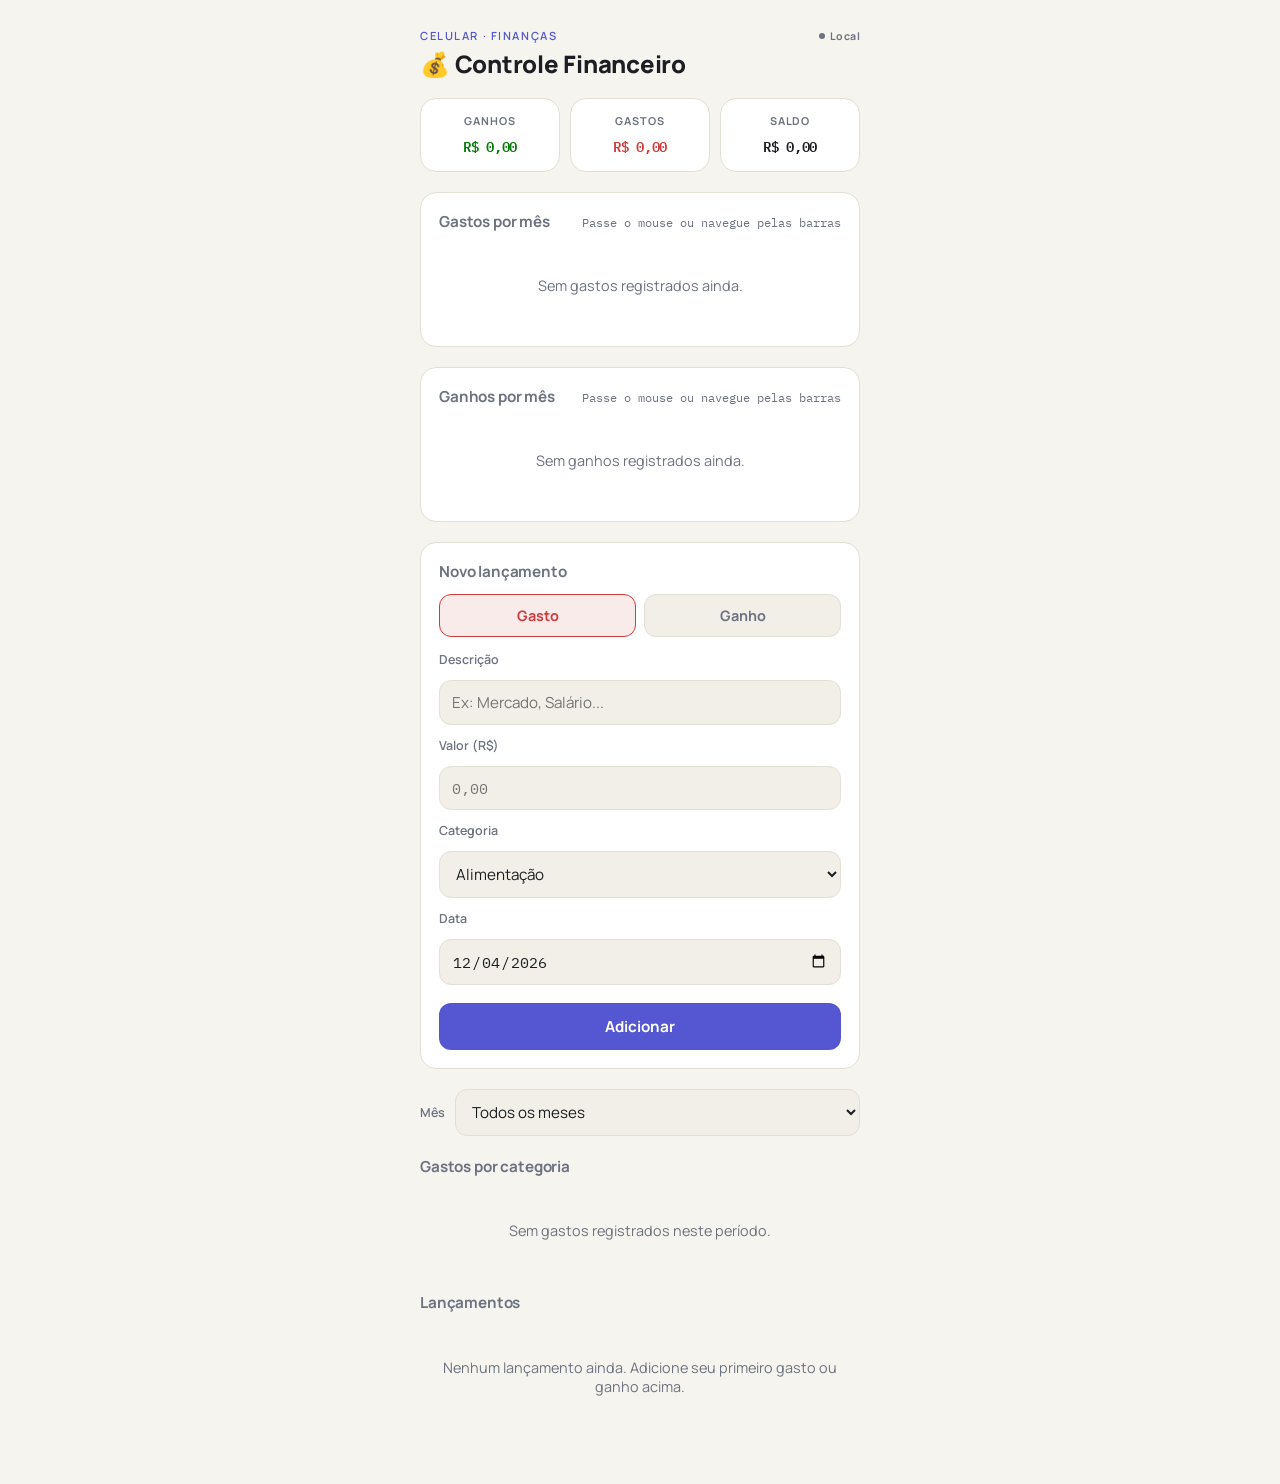
<file: index.html>
<!doctype html>
<html lang="pt-BR">
<head>
<meta charset="UTF-8">
<meta name="viewport" content="width=device-width, initial-scale=1.0">
<title>Controle Financeiro</title>
<link rel="preconnect" href="https://fonts.googleapis.com">
<link rel="preconnect" href="https://fonts.gstatic.com" crossorigin>
<link href="https://fonts.googleapis.com/css2?family=Manrope:wght@500;600;700;800&family=IBM+Plex+Mono:wght@400;500;600&display=swap" rel="stylesheet">
<style>
:root {
  --bg: #0d0f14;
  --surface: #171a21;
  --surface-alt: #1f232c;
  --surface-raised: #262b36;
  --border: #2a2f3b;
  --ink: #edf0f5;
  --ink-muted: #93a0b3;
  --accent: #7c7ff2;
  --accent-ink: #ffffff;
  --good: #34d399;
  --good-wash: rgba(52, 211, 153, 0.14);
  --bad: #f87171;
  --bad-wash: rgba(248, 113, 113, 0.14);
  --radius-lg: 16px;
  --radius-md: 12px;
  --radius-sm: 8px;
  --font-ui: "Manrope", -apple-system, BlinkMacSystemFont, "Segoe UI", Roboto, sans-serif;
  --font-mono: "IBM Plex Mono", ui-monospace, "SF Mono", Menlo, Consolas, monospace;
}

:root[data-theme="light"] {
  --bg: #f6f4ef;
  --surface: #ffffff;
  --surface-alt: #f1efe7;
  --surface-raised: #ffffff;
  --border: #e2dfd4;
  --ink: #1c1e24;
  --ink-muted: #6c7280;
  --accent: #5457d1;
  --accent-ink: #ffffff;
  --good: #067a06;
  --good-wash: rgba(6, 122, 6, 0.1);
  --bad: #d03b3b;
  --bad-wash: rgba(208, 59, 59, 0.1);
}

@media (prefers-color-scheme: light) {
  :root:not([data-theme="dark"]) {
    --bg: #f6f4ef;
    --surface: #ffffff;
    --surface-alt: #f1efe7;
    --surface-raised: #ffffff;
    --border: #e2dfd4;
    --ink: #1c1e24;
    --ink-muted: #6c7280;
    --accent: #5457d1;
    --accent-ink: #ffffff;
    --good: #067a06;
    --good-wash: rgba(6, 122, 6, 0.1);
    --bad: #d03b3b;
    --bad-wash: rgba(208, 59, 59, 0.1);
  }
}

* {
  box-sizing: border-box;
}

body {
  margin: 0;
  font-family: var(--font-ui);
  background: var(--bg);
  color: var(--ink);
  -webkit-font-smoothing: antialiased;
}

@media (prefers-reduced-motion: reduce) {
  * {
    transition-duration: 0.01ms !important;
    animation-duration: 0.01ms !important;
  }
}

.app-header {
  padding: 28px 20px 6px;
  max-width: 480px;
  margin: 0 auto;
}

.app-eyebrow-row {
  display: flex;
  align-items: center;
  justify-content: space-between;
  gap: 8px;
  margin-bottom: 4px;
}

.app-eyebrow {
  font-size: 0.7rem;
  font-weight: 600;
  letter-spacing: 0.14em;
  text-transform: uppercase;
  color: var(--accent);
  margin: 0;
}

.sync-status {
  font-size: 0.66rem;
  font-weight: 700;
  letter-spacing: 0.04em;
  color: var(--ink-muted);
  display: flex;
  align-items: center;
  gap: 5px;
}

.sync-status::before {
  content: "";
  width: 6px;
  height: 6px;
  border-radius: 50%;
  background: var(--ink-muted);
}

.sync-status.ok::before { background: var(--good); }
.sync-status.saving::before { background: var(--accent); }
.sync-status.error::before { background: var(--bad); }

.app-header h1 {
  margin: 0;
  font-size: 1.5rem;
  font-weight: 800;
  letter-spacing: -0.01em;
  text-wrap: balance;
}

.container {
  max-width: 480px;
  margin: 0 auto;
  padding: 12px 20px 56px;
  display: flex;
  flex-direction: column;
  gap: 20px;
}

h2 {
  font-size: 0.95rem;
  color: var(--ink-muted);
  margin: 0 0 12px;
  font-weight: 700;
  letter-spacing: -0.01em;
}

.summary {
  display: grid;
  grid-template-columns: repeat(3, 1fr);
  gap: 10px;
}

.card {
  background: var(--surface);
  border: 1px solid var(--border);
  border-radius: var(--radius-lg);
  padding: 14px 8px;
  display: flex;
  flex-direction: column;
  gap: 6px;
  text-align: center;
}

.card-label {
  font-size: 0.68rem;
  color: var(--ink-muted);
  text-transform: uppercase;
  letter-spacing: 0.08em;
  font-weight: 700;
}

.card-value {
  font-family: var(--font-mono);
  font-size: 0.86rem;
  font-weight: 600;
  word-break: break-word;
  font-variant-numeric: tabular-nums;
  letter-spacing: -0.02em;
}

.card.income .card-value { color: var(--good); }
.card.expense .card-value { color: var(--bad); }
.card.balance .card-value { color: var(--ink); }

.form-section,
.chart-section {
  background: var(--surface);
  border: 1px solid var(--border);
  border-radius: var(--radius-lg);
  padding: 18px;
}

.chart-header {
  display: flex;
  flex-wrap: wrap;
  align-items: baseline;
  justify-content: space-between;
  gap: 6px 12px;
  margin-bottom: 12px;
}

.chart-header h2 {
  margin: 0;
}

.chart-readout {
  font-family: var(--font-mono);
  font-size: 0.74rem;
  color: var(--ink-muted);
  font-variant-numeric: tabular-nums;
}

.chart-scroll {
  overflow-x: auto;
}

.chart-svg {
  display: block;
}

.chart-gridline {
  stroke: var(--border);
  stroke-width: 1;
  shape-rendering: crispEdges;
}

.chart-axis-label {
  fill: var(--ink-muted);
  font-family: var(--font-mono);
  font-size: 9px;
}

.chart-bar {
  transition: filter 0.15s ease;
}

.chart-bar.expense {
  fill: var(--bad);
}

.chart-bar.income {
  fill: var(--good);
}

.chart-bar-active {
  filter: brightness(1.25);
}

.chart-hit-area {
  fill: transparent;
  cursor: pointer;
}

.chart-hit-area:focus-visible {
  outline: 2px solid var(--accent);
  outline-offset: -2px;
}

.chart-table-details {
  margin-top: 14px;
}

.chart-table-details summary {
  font-size: 0.8rem;
  color: var(--ink-muted);
  cursor: pointer;
  font-weight: 600;
}

.chart-table {
  width: 100%;
  border-collapse: collapse;
  margin-top: 10px;
  font-size: 0.85rem;
}

.chart-table th {
  text-align: left;
  padding: 6px 4px;
  border-bottom: 1px solid var(--border);
  color: var(--ink-muted);
  font-size: 0.72rem;
  text-transform: uppercase;
  letter-spacing: 0.06em;
}

.chart-table td {
  text-align: left;
  padding: 7px 4px;
  border-bottom: 1px solid var(--border);
  font-family: var(--font-mono);
}

.chart-table td:last-child,
.chart-table th:last-child {
  text-align: right;
  font-variant-numeric: tabular-nums;
}

#transactionForm {
  display: flex;
  flex-direction: column;
  gap: 12px;
}

.type-toggle {
  display: flex;
  gap: 8px;
  margin-bottom: 2px;
}

.type-btn {
  flex: 1;
  padding: 11px;
  border-radius: var(--radius-md);
  border: 1px solid var(--border);
  background: var(--surface-alt);
  color: var(--ink-muted);
  font-family: var(--font-ui);
  font-weight: 700;
  font-size: 0.9rem;
  cursor: pointer;
  transition: background 0.15s ease, border-color 0.15s ease, color 0.15s ease;
}

.type-btn.active[data-type="expense"] {
  background: var(--bad-wash);
  border-color: var(--bad);
  color: var(--bad);
}

.type-btn.active[data-type="income"] {
  background: var(--good-wash);
  border-color: var(--good);
  color: var(--good);
}

label {
  font-size: 0.78rem;
  color: var(--ink-muted);
  font-weight: 600;
}

input, select {
  width: 100%;
  padding: 11px 12px;
  border-radius: var(--radius-md);
  border: 1px solid var(--border);
  background: var(--surface-alt);
  color: var(--ink);
  font-family: var(--font-ui);
  font-size: 0.95rem;
}

#amount, #date {
  font-family: var(--font-mono);
}

input:focus, select:focus {
  outline: none;
  border-color: var(--accent);
}

.form-error {
  margin: 0;
  font-size: 0.8rem;
  font-weight: 600;
  color: var(--bad);
}

.submit-btn {
  margin-top: 6px;
  padding: 13px;
  border: none;
  border-radius: var(--radius-md);
  background: var(--accent);
  color: var(--accent-ink);
  font-family: var(--font-ui);
  font-weight: 700;
  font-size: 0.95rem;
  cursor: pointer;
}

.submit-btn:active {
  opacity: 0.85;
}

.submit-btn:disabled {
  opacity: 0.6;
  cursor: default;
}

.filter-section {
  display: flex;
  align-items: center;
  gap: 10px;
}

.filter-section label {
  white-space: nowrap;
}

.breakdown-list {
  display: flex;
  flex-direction: column;
  gap: 8px;
}

.breakdown-item {
  background: var(--surface);
  border: 1px solid var(--border);
  border-radius: var(--radius-md);
  padding: 11px 12px;
}

.breakdown-item-top {
  display: flex;
  justify-content: space-between;
  font-size: 0.85rem;
  margin-bottom: 7px;
}

.breakdown-item-top span:last-child {
  font-family: var(--font-mono);
  font-variant-numeric: tabular-nums;
  color: var(--ink-muted);
}

.breakdown-bar-track {
  height: 6px;
  border-radius: 4px;
  background: var(--surface-alt);
  overflow: hidden;
}

.breakdown-bar-fill {
  height: 100%;
  background: var(--bad);
  border-radius: 4px;
}

.empty-state {
  color: var(--ink-muted);
  text-align: center;
  font-size: 0.9rem;
  padding: 18px 0;
}

.transaction-list {
  list-style: none;
  margin: 0;
  padding: 0;
  display: flex;
  flex-direction: column;
  gap: 8px;
}

.transaction-item {
  display: flex;
  align-items: center;
  justify-content: space-between;
  gap: 10px;
  background: var(--surface);
  border: 1px solid var(--border);
  border-radius: var(--radius-md);
  padding: 11px 12px;
}

.transaction-info {
  display: flex;
  flex-direction: column;
  gap: 2px;
  min-width: 0;
}

.transaction-desc {
  font-weight: 700;
  font-size: 0.9rem;
  white-space: nowrap;
  overflow: hidden;
  text-overflow: ellipsis;
}

.transaction-meta {
  font-size: 0.75rem;
  color: var(--ink-muted);
}

.transaction-amount {
  font-family: var(--font-mono);
  font-weight: 600;
  font-size: 0.9rem;
  white-space: nowrap;
  font-variant-numeric: tabular-nums;
}

.transaction-amount.income { color: var(--good); }
.transaction-amount.expense { color: var(--bad); }

.delete-btn {
  border: none;
  background: transparent;
  color: var(--ink-muted);
  font-size: 1.1rem;
  cursor: pointer;
  padding: 0 4px;
  line-height: 1;
}

.delete-btn:hover {
  color: var(--bad);
}

.delete-btn:focus-visible,
.type-btn:focus-visible,
.submit-btn:focus-visible,
.chart-table-details summary:focus-visible {
  outline: 2px solid var(--accent);
  outline-offset: 2px;
}
</style>
</head>
<body>
  <header class="app-header">
    <div class="app-eyebrow-row">
      <p class="app-eyebrow">Celular · Finanças</p>
      <span class="sync-status" id="syncStatus">Local</span>
    </div>
    <h1>💰 Controle Financeiro</h1>
  </header>

  <main class="container">
    <section class="summary">
      <div class="card income">
        <span class="card-label">Ganhos</span>
        <span class="card-value" id="totalIncome">R$ 0,00</span>
      </div>
      <div class="card expense">
        <span class="card-label">Gastos</span>
        <span class="card-value" id="totalExpense">R$ 0,00</span>
      </div>
      <div class="card balance">
        <span class="card-label">Saldo</span>
        <span class="card-value" id="balance">R$ 0,00</span>
      </div>
    </section>

    <section class="chart-section">
      <div class="chart-header">
        <h2>Gastos por mês</h2>
        <span class="chart-readout" id="expenseChartReadout">Passe o mouse ou navegue pelas barras</span>
      </div>
      <div class="chart-scroll">
        <svg id="expenseChart" class="chart-svg"></svg>
      </div>
      <p id="expenseChartEmptyState" class="empty-state">Sem gastos registrados ainda.</p>
      <details class="chart-table-details" id="expenseChartTableDetails">
        <summary>Ver valores em tabela</summary>
        <table class="chart-table">
          <thead><tr><th>Mês</th><th>Gastos</th></tr></thead>
          <tbody id="expenseChartTableBody"></tbody>
        </table>
      </details>
    </section>

    <section class="chart-section">
      <div class="chart-header">
        <h2>Ganhos por mês</h2>
        <span class="chart-readout" id="incomeChartReadout">Passe o mouse ou navegue pelas barras</span>
      </div>
      <div class="chart-scroll">
        <svg id="incomeChart" class="chart-svg"></svg>
      </div>
      <p id="incomeChartEmptyState" class="empty-state">Sem ganhos registrados ainda.</p>
      <details class="chart-table-details" id="incomeChartTableDetails">
        <summary>Ver valores em tabela</summary>
        <table class="chart-table">
          <thead><tr><th>Mês</th><th>Ganhos</th></tr></thead>
          <tbody id="incomeChartTableBody"></tbody>
        </table>
      </details>
    </section>

    <section class="form-section">
      <h2>Novo lançamento</h2>
      <form id="transactionForm">
        <div class="type-toggle">
          <button type="button" class="type-btn active" data-type="expense" id="btnExpense">Gasto</button>
          <button type="button" class="type-btn" data-type="income" id="btnIncome">Ganho</button>
        </div>

        <label for="description">Descrição</label>
        <input type="text" id="description" placeholder="Ex: Mercado, Salário...">

        <label for="amount">Valor (R$)</label>
        <input type="text" inputmode="decimal" id="amount" placeholder="0,00">

        <label for="category">Categoria</label>
        <select id="category"></select>

        <label for="date">Data</label>
        <input type="date" id="date">

        <p class="form-error" id="formError" hidden></p>
        <button type="submit" class="submit-btn" id="submitBtn">Adicionar</button>
      </form>
    </section>

    <section class="filter-section">
      <label for="monthFilter">Mês</label>
      <select id="monthFilter"></select>
    </section>

    <section class="breakdown-section">
      <h2>Gastos por categoria</h2>
      <div id="categoryBreakdown" class="breakdown-list"></div>
    </section>

    <section class="list-section">
      <h2>Lançamentos</h2>
      <ul id="transactionList" class="transaction-list"></ul>
      <p id="emptyState" class="empty-state">Nenhum lançamento ainda. Adicione seu primeiro gasto ou ganho acima.</p>
    </section>
  </main>

<script>
window.__INITIAL_TRANSACTIONS__ = [];
/*APP-CODE-START*/
const STORAGE_KEY = "celular-transactions";

const CATEGORIES = {
  expense: ["Alimentação", "Transporte", "Moradia", "Lazer", "Saúde", "Educação", "Compras", "Contas", "Outros"],
  income: ["Salário", "Freelance", "Investimentos", "Presente", "Outros"],
};

// ---- self-templating (artifact persistence) ----
const DOC_HEAD = "<!doctype html>\n<html lang=\"pt-BR\">\n<head>\n<meta charset=\"UTF-8\">\n<meta name=\"viewport\" content=\"width=device-width, initial-scale=1.0\">\n<title>Controle Financeiro<\/title>\n<link rel=\"preconnect\" href=\"https://fonts.googleapis.com\">\n<link rel=\"preconnect\" href=\"https://fonts.gstatic.com\" crossorigin>\n<link href=\"https://fonts.googleapis.com/css2?family=Manrope:wght@500;600;700;800&family=IBM+Plex+Mono:wght@400;500;600&display=swap\" rel=\"stylesheet\">\n<style>\n:root {\n  --bg: #0d0f14;\n  --surface: #171a21;\n  --surface-alt: #1f232c;\n  --surface-raised: #262b36;\n  --border: #2a2f3b;\n  --ink: #edf0f5;\n  --ink-muted: #93a0b3;\n  --accent: #7c7ff2;\n  --accent-ink: #ffffff;\n  --good: #34d399;\n  --good-wash: rgba(52, 211, 153, 0.14);\n  --bad: #f87171;\n  --bad-wash: rgba(248, 113, 113, 0.14);\n  --radius-lg: 16px;\n  --radius-md: 12px;\n  --radius-sm: 8px;\n  --font-ui: \"Manrope\", -apple-system, BlinkMacSystemFont, \"Segoe UI\", Roboto, sans-serif;\n  --font-mono: \"IBM Plex Mono\", ui-monospace, \"SF Mono\", Menlo, Consolas, monospace;\n}\n\n:root[data-theme=\"light\"] {\n  --bg: #f6f4ef;\n  --surface: #ffffff;\n  --surface-alt: #f1efe7;\n  --surface-raised: #ffffff;\n  --border: #e2dfd4;\n  --ink: #1c1e24;\n  --ink-muted: #6c7280;\n  --accent: #5457d1;\n  --accent-ink: #ffffff;\n  --good: #067a06;\n  --good-wash: rgba(6, 122, 6, 0.1);\n  --bad: #d03b3b;\n  --bad-wash: rgba(208, 59, 59, 0.1);\n}\n\n@media (prefers-color-scheme: light) {\n  :root:not([data-theme=\"dark\"]) {\n    --bg: #f6f4ef;\n    --surface: #ffffff;\n    --surface-alt: #f1efe7;\n    --surface-raised: #ffffff;\n    --border: #e2dfd4;\n    --ink: #1c1e24;\n    --ink-muted: #6c7280;\n    --accent: #5457d1;\n    --accent-ink: #ffffff;\n    --good: #067a06;\n    --good-wash: rgba(6, 122, 6, 0.1);\n    --bad: #d03b3b;\n    --bad-wash: rgba(208, 59, 59, 0.1);\n  }\n}\n\n* {\n  box-sizing: border-box;\n}\n\nbody {\n  margin: 0;\n  font-family: var(--font-ui);\n  background: var(--bg);\n  color: var(--ink);\n  -webkit-font-smoothing: antialiased;\n}\n\n@media (prefers-reduced-motion: reduce) {\n  * {\n    transition-duration: 0.01ms !important;\n    animation-duration: 0.01ms !important;\n  }\n}\n\n.app-header {\n  padding: 28px 20px 6px;\n  max-width: 480px;\n  margin: 0 auto;\n}\n\n.app-eyebrow-row {\n  display: flex;\n  align-items: center;\n  justify-content: space-between;\n  gap: 8px;\n  margin-bottom: 4px;\n}\n\n.app-eyebrow {\n  font-size: 0.7rem;\n  font-weight: 600;\n  letter-spacing: 0.14em;\n  text-transform: uppercase;\n  color: var(--accent);\n  margin: 0;\n}\n\n.sync-status {\n  font-size: 0.66rem;\n  font-weight: 700;\n  letter-spacing: 0.04em;\n  color: var(--ink-muted);\n  display: flex;\n  align-items: center;\n  gap: 5px;\n}\n\n.sync-status::before {\n  content: \"\";\n  width: 6px;\n  height: 6px;\n  border-radius: 50%;\n  background: var(--ink-muted);\n}\n\n.sync-status.ok::before { background: var(--good); }\n.sync-status.saving::before { background: var(--accent); }\n.sync-status.error::before { background: var(--bad); }\n\n.app-header h1 {\n  margin: 0;\n  font-size: 1.5rem;\n  font-weight: 800;\n  letter-spacing: -0.01em;\n  text-wrap: balance;\n}\n\n.container {\n  max-width: 480px;\n  margin: 0 auto;\n  padding: 12px 20px 56px;\n  display: flex;\n  flex-direction: column;\n  gap: 20px;\n}\n\nh2 {\n  font-size: 0.95rem;\n  color: var(--ink-muted);\n  margin: 0 0 12px;\n  font-weight: 700;\n  letter-spacing: -0.01em;\n}\n\n.summary {\n  display: grid;\n  grid-template-columns: repeat(3, 1fr);\n  gap: 10px;\n}\n\n.card {\n  background: var(--surface);\n  border: 1px solid var(--border);\n  border-radius: var(--radius-lg);\n  padding: 14px 8px;\n  display: flex;\n  flex-direction: column;\n  gap: 6px;\n  text-align: center;\n}\n\n.card-label {\n  font-size: 0.68rem;\n  color: var(--ink-muted);\n  text-transform: uppercase;\n  letter-spacing: 0.08em;\n  font-weight: 700;\n}\n\n.card-value {\n  font-family: var(--font-mono);\n  font-size: 0.86rem;\n  font-weight: 600;\n  word-break: break-word;\n  font-variant-numeric: tabular-nums;\n  letter-spacing: -0.02em;\n}\n\n.card.income .card-value { color: var(--good); }\n.card.expense .card-value { color: var(--bad); }\n.card.balance .card-value { color: var(--ink); }\n\n.form-section,\n.chart-section {\n  background: var(--surface);\n  border: 1px solid var(--border);\n  border-radius: var(--radius-lg);\n  padding: 18px;\n}\n\n.chart-header {\n  display: flex;\n  flex-wrap: wrap;\n  align-items: baseline;\n  justify-content: space-between;\n  gap: 6px 12px;\n  margin-bottom: 12px;\n}\n\n.chart-header h2 {\n  margin: 0;\n}\n\n.chart-readout {\n  font-family: var(--font-mono);\n  font-size: 0.74rem;\n  color: var(--ink-muted);\n  font-variant-numeric: tabular-nums;\n}\n\n.chart-scroll {\n  overflow-x: auto;\n}\n\n.chart-svg {\n  display: block;\n}\n\n.chart-gridline {\n  stroke: var(--border);\n  stroke-width: 1;\n  shape-rendering: crispEdges;\n}\n\n.chart-axis-label {\n  fill: var(--ink-muted);\n  font-family: var(--font-mono);\n  font-size: 9px;\n}\n\n.chart-bar {\n  transition: filter 0.15s ease;\n}\n\n.chart-bar.expense {\n  fill: var(--bad);\n}\n\n.chart-bar.income {\n  fill: var(--good);\n}\n\n.chart-bar-active {\n  filter: brightness(1.25);\n}\n\n.chart-hit-area {\n  fill: transparent;\n  cursor: pointer;\n}\n\n.chart-hit-area:focus-visible {\n  outline: 2px solid var(--accent);\n  outline-offset: -2px;\n}\n\n.chart-table-details {\n  margin-top: 14px;\n}\n\n.chart-table-details summary {\n  font-size: 0.8rem;\n  color: var(--ink-muted);\n  cursor: pointer;\n  font-weight: 600;\n}\n\n.chart-table {\n  width: 100%;\n  border-collapse: collapse;\n  margin-top: 10px;\n  font-size: 0.85rem;\n}\n\n.chart-table th {\n  text-align: left;\n  padding: 6px 4px;\n  border-bottom: 1px solid var(--border);\n  color: var(--ink-muted);\n  font-size: 0.72rem;\n  text-transform: uppercase;\n  letter-spacing: 0.06em;\n}\n\n.chart-table td {\n  text-align: left;\n  padding: 7px 4px;\n  border-bottom: 1px solid var(--border);\n  font-family: var(--font-mono);\n}\n\n.chart-table td:last-child,\n.chart-table th:last-child {\n  text-align: right;\n  font-variant-numeric: tabular-nums;\n}\n\n#transactionForm {\n  display: flex;\n  flex-direction: column;\n  gap: 12px;\n}\n\n.type-toggle {\n  display: flex;\n  gap: 8px;\n  margin-bottom: 2px;\n}\n\n.type-btn {\n  flex: 1;\n  padding: 11px;\n  border-radius: var(--radius-md);\n  border: 1px solid var(--border);\n  background: var(--surface-alt);\n  color: var(--ink-muted);\n  font-family: var(--font-ui);\n  font-weight: 700;\n  font-size: 0.9rem;\n  cursor: pointer;\n  transition: background 0.15s ease, border-color 0.15s ease, color 0.15s ease;\n}\n\n.type-btn.active[data-type=\"expense\"] {\n  background: var(--bad-wash);\n  border-color: var(--bad);\n  color: var(--bad);\n}\n\n.type-btn.active[data-type=\"income\"] {\n  background: var(--good-wash);\n  border-color: var(--good);\n  color: var(--good);\n}\n\nlabel {\n  font-size: 0.78rem;\n  color: var(--ink-muted);\n  font-weight: 600;\n}\n\ninput, select {\n  width: 100%;\n  padding: 11px 12px;\n  border-radius: var(--radius-md);\n  border: 1px solid var(--border);\n  background: var(--surface-alt);\n  color: var(--ink);\n  font-family: var(--font-ui);\n  font-size: 0.95rem;\n}\n\n#amount, #date {\n  font-family: var(--font-mono);\n}\n\ninput:focus, select:focus {\n  outline: none;\n  border-color: var(--accent);\n}\n\n.form-error {\n  margin: 0;\n  font-size: 0.8rem;\n  font-weight: 600;\n  color: var(--bad);\n}\n\n.submit-btn {\n  margin-top: 6px;\n  padding: 13px;\n  border: none;\n  border-radius: var(--radius-md);\n  background: var(--accent);\n  color: var(--accent-ink);\n  font-family: var(--font-ui);\n  font-weight: 700;\n  font-size: 0.95rem;\n  cursor: pointer;\n}\n\n.submit-btn:active {\n  opacity: 0.85;\n}\n\n.submit-btn:disabled {\n  opacity: 0.6;\n  cursor: default;\n}\n\n.filter-section {\n  display: flex;\n  align-items: center;\n  gap: 10px;\n}\n\n.filter-section label {\n  white-space: nowrap;\n}\n\n.breakdown-list {\n  display: flex;\n  flex-direction: column;\n  gap: 8px;\n}\n\n.breakdown-item {\n  background: var(--surface);\n  border: 1px solid var(--border);\n  border-radius: var(--radius-md);\n  padding: 11px 12px;\n}\n\n.breakdown-item-top {\n  display: flex;\n  justify-content: space-between;\n  font-size: 0.85rem;\n  margin-bottom: 7px;\n}\n\n.breakdown-item-top span:last-child {\n  font-family: var(--font-mono);\n  font-variant-numeric: tabular-nums;\n  color: var(--ink-muted);\n}\n\n.breakdown-bar-track {\n  height: 6px;\n  border-radius: 4px;\n  background: var(--surface-alt);\n  overflow: hidden;\n}\n\n.breakdown-bar-fill {\n  height: 100%;\n  background: var(--bad);\n  border-radius: 4px;\n}\n\n.empty-state {\n  color: var(--ink-muted);\n  text-align: center;\n  font-size: 0.9rem;\n  padding: 18px 0;\n}\n\n.transaction-list {\n  list-style: none;\n  margin: 0;\n  padding: 0;\n  display: flex;\n  flex-direction: column;\n  gap: 8px;\n}\n\n.transaction-item {\n  display: flex;\n  align-items: center;\n  justify-content: space-between;\n  gap: 10px;\n  background: var(--surface);\n  border: 1px solid var(--border);\n  border-radius: var(--radius-md);\n  padding: 11px 12px;\n}\n\n.transaction-info {\n  display: flex;\n  flex-direction: column;\n  gap: 2px;\n  min-width: 0;\n}\n\n.transaction-desc {\n  font-weight: 700;\n  font-size: 0.9rem;\n  white-space: nowrap;\n  overflow: hidden;\n  text-overflow: ellipsis;\n}\n\n.transaction-meta {\n  font-size: 0.75rem;\n  color: var(--ink-muted);\n}\n\n.transaction-amount {\n  font-family: var(--font-mono);\n  font-weight: 600;\n  font-size: 0.9rem;\n  white-space: nowrap;\n  font-variant-numeric: tabular-nums;\n}\n\n.transaction-amount.income { color: var(--good); }\n.transaction-amount.expense { color: var(--bad); }\n\n.delete-btn {\n  border: none;\n  background: transparent;\n  color: var(--ink-muted);\n  font-size: 1.1rem;\n  cursor: pointer;\n  padding: 0 4px;\n  line-height: 1;\n}\n\n.delete-btn:hover {\n  color: var(--bad);\n}\n\n.delete-btn:focus-visible,\n.type-btn:focus-visible,\n.submit-btn:focus-visible,\n.chart-table-details summary:focus-visible {\n  outline: 2px solid var(--accent);\n  outline-offset: 2px;\n}\n<\/style>\n<\/head>\n<body>\n  <header class=\"app-header\">\n    <div class=\"app-eyebrow-row\">\n      <p class=\"app-eyebrow\">Celular · Finanças<\/p>\n      <span class=\"sync-status\" id=\"syncStatus\">Local<\/span>\n    <\/div>\n    <h1>💰 Controle Financeiro<\/h1>\n  <\/header>\n\n  <main class=\"container\">\n    <section class=\"summary\">\n      <div class=\"card income\">\n        <span class=\"card-label\">Ganhos<\/span>\n        <span class=\"card-value\" id=\"totalIncome\">R$ 0,00<\/span>\n      <\/div>\n      <div class=\"card expense\">\n        <span class=\"card-label\">Gastos<\/span>\n        <span class=\"card-value\" id=\"totalExpense\">R$ 0,00<\/span>\n      <\/div>\n      <div class=\"card balance\">\n        <span class=\"card-label\">Saldo<\/span>\n        <span class=\"card-value\" id=\"balance\">R$ 0,00<\/span>\n      <\/div>\n    <\/section>\n\n    <section class=\"chart-section\">\n      <div class=\"chart-header\">\n        <h2>Gastos por mês<\/h2>\n        <span class=\"chart-readout\" id=\"expenseChartReadout\">Passe o mouse ou navegue pelas barras<\/span>\n      <\/div>\n      <div class=\"chart-scroll\">\n        <svg id=\"expenseChart\" class=\"chart-svg\"><\/svg>\n      <\/div>\n      <p id=\"expenseChartEmptyState\" class=\"empty-state\">Sem gastos registrados ainda.<\/p>\n      <details class=\"chart-table-details\" id=\"expenseChartTableDetails\">\n        <summary>Ver valores em tabela<\/summary>\n        <table class=\"chart-table\">\n          <thead><tr><th>Mês<\/th><th>Gastos<\/th><\/tr><\/thead>\n          <tbody id=\"expenseChartTableBody\"><\/tbody>\n        <\/table>\n      <\/details>\n    <\/section>\n\n    <section class=\"chart-section\">\n      <div class=\"chart-header\">\n        <h2>Ganhos por mês<\/h2>\n        <span class=\"chart-readout\" id=\"incomeChartReadout\">Passe o mouse ou navegue pelas barras<\/span>\n      <\/div>\n      <div class=\"chart-scroll\">\n        <svg id=\"incomeChart\" class=\"chart-svg\"><\/svg>\n      <\/div>\n      <p id=\"incomeChartEmptyState\" class=\"empty-state\">Sem ganhos registrados ainda.<\/p>\n      <details class=\"chart-table-details\" id=\"incomeChartTableDetails\">\n        <summary>Ver valores em tabela<\/summary>\n        <table class=\"chart-table\">\n          <thead><tr><th>Mês<\/th><th>Ganhos<\/th><\/tr><\/thead>\n          <tbody id=\"incomeChartTableBody\"><\/tbody>\n        <\/table>\n      <\/details>\n    <\/section>\n\n    <section class=\"form-section\">\n      <h2>Novo lançamento<\/h2>\n      <form id=\"transactionForm\">\n        <div class=\"type-toggle\">\n          <button type=\"button\" class=\"type-btn active\" data-type=\"expense\" id=\"btnExpense\">Gasto<\/button>\n          <button type=\"button\" class=\"type-btn\" data-type=\"income\" id=\"btnIncome\">Ganho<\/button>\n        <\/div>\n\n        <label for=\"description\">Descrição<\/label>\n        <input type=\"text\" id=\"description\" placeholder=\"Ex: Mercado, Salário...\">\n\n        <label for=\"amount\">Valor (R$)<\/label>\n        <input type=\"text\" inputmode=\"decimal\" id=\"amount\" placeholder=\"0,00\">\n\n        <label for=\"category\">Categoria<\/label>\n        <select id=\"category\"><\/select>\n\n        <label for=\"date\">Data<\/label>\n        <input type=\"date\" id=\"date\">\n\n        <p class=\"form-error\" id=\"formError\" hidden><\/p>\n        <button type=\"submit\" class=\"submit-btn\" id=\"submitBtn\">Adicionar<\/button>\n      <\/form>\n    <\/section>\n\n    <section class=\"filter-section\">\n      <label for=\"monthFilter\">Mês<\/label>\n      <select id=\"monthFilter\"><\/select>\n    <\/section>\n\n    <section class=\"breakdown-section\">\n      <h2>Gastos por categoria<\/h2>\n      <div id=\"categoryBreakdown\" class=\"breakdown-list\"><\/div>\n    <\/section>\n\n    <section class=\"list-section\">\n      <h2>Lançamentos<\/h2>\n      <ul id=\"transactionList\" class=\"transaction-list\"><\/ul>\n      <p id=\"emptyState\" class=\"empty-state\">Nenhum lançamento ainda. Adicione seu primeiro gasto ou ganho acima.<\/p>\n    <\/section>\n  <\/main>\n\n<script>\n";
const DOC_TAIL = "\n<\/script>\n<\/body>\n<\/html>\n";

const scriptText = document.currentScript ? document.currentScript.textContent : "";
const markerIndex = scriptText.indexOf("/*APP-CODE-START*/");
const APP_CODE_SOURCE = markerIndex >= 0 ? scriptText.slice(markerIndex) : "";

function buildDocument(data) {
  const dataJson = JSON.stringify(data).replace(/<\//g, "<\\/");
  return DOC_HEAD + "window.__INITIAL_TRANSACTIONS__ = " + dataJson + ";\n" + APP_CODE_SOURCE + DOC_TAIL;
}

let artifactCap = null;
const persistenceReady = (async () => {
  if (!window.claude || typeof window.claude.use !== "function") return;
  try {
    artifactCap = await window.claude.use("artifact");
  } catch {
    artifactCap = null;
  }
})();

function loadFromLocalStorage() {
  try {
    return JSON.parse(localStorage.getItem(STORAGE_KEY)) || [];
  } catch {
    return [];
  }
}

function saveToLocalStorage() {
  try {
    localStorage.setItem(STORAGE_KEY, JSON.stringify(transactions));
  } catch {}
}

const embeddedTransactions = Array.isArray(window.__INITIAL_TRANSACTIONS__) ? window.__INITIAL_TRANSACTIONS__ : [];
let transactions = embeddedTransactions.length > 0 ? embeddedTransactions : loadFromLocalStorage();
let currentType = "expense";
let monthFilter = "all";

const form = document.getElementById("transactionForm");
const descriptionInput = document.getElementById("description");
const amountInput = document.getElementById("amount");
const categorySelect = document.getElementById("category");
const dateInput = document.getElementById("date");
const btnExpense = document.getElementById("btnExpense");
const btnIncome = document.getElementById("btnIncome");
const monthFilterSelect = document.getElementById("monthFilter");
const formError = document.getElementById("formError");
const syncStatus = document.getElementById("syncStatus");
const submitBtn = document.getElementById("submitBtn");

function setSyncStatus(state, text) {
  syncStatus.className = "sync-status " + state;
  syncStatus.textContent = text;
}

async function persist() {
  saveToLocalStorage();
  await persistenceReady;
  if (!artifactCap) {
    setSyncStatus("ok", "Local");
    return;
  }
  setSyncStatus("saving", "Salvando...");
  submitBtn.disabled = true;
  try {
    await artifactCap.publish(buildDocument(transactions));
    // A successful publish reloads this view automatically.
  } catch (err) {
    submitBtn.disabled = false;
    if (err && err.code === "conflict") {
      // Another save won the race; the view is already reloading to it.
      return;
    }
    setSyncStatus("error", "Não sincronizado (salvo só neste navegador)");
  }
}

async function migrateLocalDataIfNeeded() {
  await persistenceReady;
  if (!artifactCap) return;
  const hasServerData = Array.isArray(window.__INITIAL_TRANSACTIONS__) && window.__INITIAL_TRANSACTIONS__.length > 0;
  if (hasServerData) {
    setSyncStatus("ok", "Sincronizado");
    return;
  }
  if (transactions.length > 0) {
    // Showing data recovered from this browser's local storage, but the
    // shared artifact copy doesn't have it yet — publish it up.
    await persist();
  } else {
    setSyncStatus("ok", "Sincronizado");
  }
}

function generateId() {
  return `${Date.now().toString(36)}-${Math.random().toString(36).slice(2, 10)}`;
}

function parseAmount(raw) {
  let value = raw.trim();
  if (value.includes(",") && value.includes(".")) {
    value = value.replace(/\./g, "").replace(",", ".");
  } else if (value.includes(",")) {
    value = value.replace(",", ".");
  }
  return parseFloat(value);
}

function showFormError(message) {
  formError.textContent = message;
  formError.hidden = false;
}

function hideFormError() {
  formError.hidden = true;
}

function formatCurrency(value) {
  return value.toLocaleString("pt-BR", { style: "currency", currency: "BRL" });
}

function formatDate(isoDate) {
  const [year, month, day] = isoDate.split("-");
  return `${day}/${month}/${year}`;
}

function monthKey(isoDate) {
  return isoDate.slice(0, 7);
}

function monthLabel(key) {
  const [year, month] = key.split("-").map(Number);
  const date = new Date(year, month - 1, 1);
  const label = date.toLocaleDateString("pt-BR", { month: "long", year: "numeric" });
  return label.charAt(0).toUpperCase() + label.slice(1);
}

function setType(type) {
  currentType = type;
  btnExpense.classList.toggle("active", type === "expense");
  btnIncome.classList.toggle("active", type === "income");
  populateCategorySelect();
}

function populateCategorySelect() {
  categorySelect.innerHTML = "";
  for (const category of CATEGORIES[currentType]) {
    const option = document.createElement("option");
    option.value = category;
    option.textContent = category;
    categorySelect.appendChild(option);
  }
}

function populateMonthFilter() {
  const keys = [...new Set(transactions.map((t) => monthKey(t.date)))].sort().reverse();
  monthFilterSelect.innerHTML = '<option value="all">Todos os meses</option>';
  for (const key of keys) {
    const option = document.createElement("option");
    option.value = key;
    option.textContent = monthLabel(key);
    monthFilterSelect.appendChild(option);
  }
  monthFilterSelect.value = monthFilter;
}

function getFilteredTransactions() {
  if (monthFilter === "all") return transactions;
  return transactions.filter((t) => monthKey(t.date) === monthFilter);
}

function render() {
  populateMonthFilter();
  const filtered = getFilteredTransactions();

  const totalIncome = filtered.filter((t) => t.type === "income").reduce((sum, t) => sum + t.amount, 0);
  const totalExpense = filtered.filter((t) => t.type === "expense").reduce((sum, t) => sum + t.amount, 0);

  document.getElementById("totalIncome").textContent = formatCurrency(totalIncome);
  document.getElementById("totalExpense").textContent = formatCurrency(totalExpense);
  document.getElementById("balance").textContent = formatCurrency(totalIncome - totalExpense);

  renderBreakdown(filtered, totalExpense);
  renderList(filtered);
  renderMonthlyChart("expense");
  renderMonthlyChart("income");
}

function renderBreakdown(filtered, totalExpense) {
  const container = document.getElementById("categoryBreakdown");
  container.innerHTML = "";

  const expensesByCategory = {};
  for (const t of filtered) {
    if (t.type !== "expense") continue;
    expensesByCategory[t.category] = (expensesByCategory[t.category] || 0) + t.amount;
  }

  const entries = Object.entries(expensesByCategory).sort((a, b) => b[1] - a[1]);

  if (entries.length === 0) {
    container.innerHTML = '<p class="empty-state">Sem gastos registrados neste período.</p>';
    return;
  }

  for (const [category, amount] of entries) {
    const percent = totalExpense > 0 ? Math.round((amount / totalExpense) * 100) : 0;
    const item = document.createElement("div");
    item.className = "breakdown-item";
    item.innerHTML = `
      <div class="breakdown-item-top">
        <span></span>
        <span></span>
      </div>
      <div class="breakdown-bar-track">
        <div class="breakdown-bar-fill" style="width:${percent}%"></div>
      </div>
    `;
    item.querySelectorAll(".breakdown-item-top span")[0].textContent = category;
    item.querySelectorAll(".breakdown-item-top span")[1].textContent = `${formatCurrency(amount)} (${percent}%)`;
    container.appendChild(item);
  }
}

function renderList(filtered) {
  const list = document.getElementById("transactionList");
  const emptyState = document.getElementById("emptyState");
  list.innerHTML = "";

  const sorted = [...filtered].sort((a, b) => b.date.localeCompare(a.date) || b.id.localeCompare(a.id));

  emptyState.style.display = sorted.length === 0 ? "block" : "none";

  for (const t of sorted) {
    const li = document.createElement("li");
    li.className = "transaction-item";
    const sign = t.type === "income" ? "+" : "-";

    const info = document.createElement("div");
    info.className = "transaction-info";
    const desc = document.createElement("span");
    desc.className = "transaction-desc";
    desc.textContent = t.description;
    const meta = document.createElement("span");
    meta.className = "transaction-meta";
    meta.textContent = `${t.category} · ${formatDate(t.date)}`;
    info.appendChild(desc);
    info.appendChild(meta);

    const amount = document.createElement("span");
    amount.className = `transaction-amount ${t.type}`;
    amount.textContent = `${sign} ${formatCurrency(t.amount)}`;

    const delBtn = document.createElement("button");
    delBtn.className = "delete-btn";
    delBtn.dataset.id = t.id;
    delBtn.setAttribute("aria-label", "Excluir");
    delBtn.textContent = "✕";

    li.appendChild(info);
    li.appendChild(amount);
    li.appendChild(delBtn);
    list.appendChild(li);
  }

  list.querySelectorAll(".delete-btn").forEach((btn) => {
    btn.addEventListener("click", () => {
      transactions = transactions.filter((t) => t.id !== btn.dataset.id);
      render();
      persist();
    });
  });
}

const SVG_NS = "http://www.w3.org/2000/svg";
const CHART_HEIGHT = 200;
const CHART_PADDING_TOP = 20;
const CHART_PADDING_BOTTOM = 28;
const CHART_PADDING_LEFT = 56;
const CHART_PADDING_RIGHT = 12;
const CHART_BAR_WIDTH = 22;
const CHART_SLOT_WIDTH = 44;

function getMonthlyTotals(type) {
  const totals = {};
  for (const t of transactions) {
    if (t.type !== type) continue;
    const key = monthKey(t.date);
    totals[key] = (totals[key] || 0) + t.amount;
  }
  return Object.keys(totals)
    .sort()
    .map((key) => ({ key, label: monthShortLabel(key), amount: totals[key] }));
}

function monthShortLabel(key) {
  const [year, month] = key.split("-").map(Number);
  const date = new Date(year, month - 1, 1);
  const short = date.toLocaleDateString("pt-BR", { month: "short" }).replace(".", "");
  return `${short.charAt(0).toUpperCase()}${short.slice(1)}/${String(year).slice(2)}`;
}

function niceCeil(value) {
  if (value <= 0) return 100;
  const magnitude = Math.pow(10, Math.floor(Math.log10(value)));
  const normalized = value / magnitude;
  let niceNormalized;
  if (normalized <= 1) niceNormalized = 1;
  else if (normalized <= 2) niceNormalized = 2;
  else if (normalized <= 5) niceNormalized = 5;
  else niceNormalized = 10;
  return niceNormalized * magnitude;
}

function formatCompactCurrency(value) {
  return value.toLocaleString("pt-BR", { style: "currency", currency: "BRL", maximumFractionDigits: 0 });
}

function roundedTopBarPath(x, y, width, height, baselineY) {
  if (height <= 0) return `M ${x} ${baselineY} L ${x + width} ${baselineY} Z`;
  const r = Math.min(4, height, width / 2);
  return [
    `M ${x} ${baselineY}`,
    `L ${x} ${y + r}`,
    `Q ${x} ${y} ${x + r} ${y}`,
    `L ${x + width - r} ${y}`,
    `Q ${x + width} ${y} ${x + width} ${y + r}`,
    `L ${x + width} ${baselineY}`,
    "Z",
  ].join(" ");
}

const CHART_LABELS = {
  expense: { title: "Gráfico de gastos por mês", idle: "Passe o mouse ou navegue pelas barras" },
  income: { title: "Gráfico de ganhos por mês", idle: "Passe o mouse ou navegue pelas barras" },
};

function updateChartReadout(type, text) {
  document.getElementById(`${type}ChartReadout`).textContent = text;
}

function renderMonthlyChart(type) {
  const data = getMonthlyTotals(type);
  const svg = document.getElementById(`${type}Chart`);
  const emptyState = document.getElementById(`${type}ChartEmptyState`);
  const tableDetails = document.getElementById(`${type}ChartTableDetails`);
  const tableBody = document.getElementById(`${type}ChartTableBody`);
  const idleText = CHART_LABELS[type].idle;

  svg.innerHTML = "";
  tableBody.innerHTML = "";
  updateChartReadout(type, idleText);

  if (data.length === 0) {
    emptyState.style.display = "block";
    svg.style.display = "none";
    tableDetails.style.display = "none";
    return;
  }

  emptyState.style.display = "none";
  svg.style.display = "block";
  tableDetails.style.display = "block";

  const plotWidth = data.length * CHART_SLOT_WIDTH;
  const width = CHART_PADDING_LEFT + plotWidth + CHART_PADDING_RIGHT;
  const plotHeight = CHART_HEIGHT - CHART_PADDING_TOP - CHART_PADDING_BOTTOM;
  const baselineY = CHART_PADDING_TOP + plotHeight;

  svg.setAttribute("viewBox", `0 0 ${width} ${CHART_HEIGHT}`);
  svg.setAttribute("width", width);
  svg.setAttribute("height", CHART_HEIGHT);
  svg.setAttribute("role", "img");
  svg.setAttribute("aria-label", CHART_LABELS[type].title);

  const maxAmount = Math.max(...data.map((d) => d.amount));
  const niceMax = niceCeil(maxAmount);

  for (const tickValue of [0, niceMax / 2, niceMax]) {
    const y = baselineY - (tickValue / niceMax) * plotHeight;

    const line = document.createElementNS(SVG_NS, "line");
    line.setAttribute("x1", CHART_PADDING_LEFT);
    line.setAttribute("x2", width - CHART_PADDING_RIGHT);
    line.setAttribute("y1", y);
    line.setAttribute("y2", y);
    line.setAttribute("class", "chart-gridline");
    svg.appendChild(line);

    const label = document.createElementNS(SVG_NS, "text");
    label.setAttribute("x", CHART_PADDING_LEFT - 8);
    label.setAttribute("y", y);
    label.setAttribute("text-anchor", "end");
    label.setAttribute("dominant-baseline", "middle");
    label.setAttribute("class", "chart-axis-label");
    label.textContent = formatCompactCurrency(tickValue);
    svg.appendChild(label);
  }

  data.forEach((d, index) => {
    const slotX = CHART_PADDING_LEFT + index * CHART_SLOT_WIDTH;
    const barHeight = (d.amount / niceMax) * plotHeight;
    const barX = slotX + (CHART_SLOT_WIDTH - CHART_BAR_WIDTH) / 2;
    const barY = baselineY - barHeight;

    const bar = document.createElementNS(SVG_NS, "path");
    bar.setAttribute("d", roundedTopBarPath(barX, barY, CHART_BAR_WIDTH, barHeight, baselineY));
    bar.setAttribute("class", `chart-bar ${type}`);
    svg.appendChild(bar);

    const monthText = document.createElementNS(SVG_NS, "text");
    monthText.setAttribute("x", slotX + CHART_SLOT_WIDTH / 2);
    monthText.setAttribute("y", baselineY + 16);
    monthText.setAttribute("text-anchor", "middle");
    monthText.setAttribute("class", "chart-axis-label");
    monthText.textContent = d.label;
    svg.appendChild(monthText);

    const readoutText = `${monthLabel(d.key)}: ${formatCurrency(d.amount)}`;

    const hitArea = document.createElementNS(SVG_NS, "rect");
    hitArea.setAttribute("x", slotX);
    hitArea.setAttribute("y", CHART_PADDING_TOP);
    hitArea.setAttribute("width", CHART_SLOT_WIDTH);
    hitArea.setAttribute("height", plotHeight);
    hitArea.setAttribute("class", "chart-hit-area");
    hitArea.setAttribute("tabindex", "0");
    hitArea.setAttribute("role", "img");
    hitArea.setAttribute("aria-label", readoutText);
    hitArea.addEventListener("pointerenter", () => {
      bar.classList.add("chart-bar-active");
      updateChartReadout(type, readoutText);
    });
    hitArea.addEventListener("pointerleave", () => {
      bar.classList.remove("chart-bar-active");
      updateChartReadout(type, idleText);
    });
    hitArea.addEventListener("focus", () => {
      bar.classList.add("chart-bar-active");
      updateChartReadout(type, readoutText);
    });
    hitArea.addEventListener("blur", () => {
      bar.classList.remove("chart-bar-active");
      updateChartReadout(type, idleText);
    });
    svg.appendChild(hitArea);

    const row = document.createElement("tr");
    const monthCell = document.createElement("td");
    monthCell.textContent = monthLabel(d.key);
    const amountCell = document.createElement("td");
    amountCell.textContent = formatCurrency(d.amount);
    row.appendChild(monthCell);
    row.appendChild(amountCell);
    tableBody.appendChild(row);
  });
}

btnExpense.addEventListener("click", () => setType("expense"));
btnIncome.addEventListener("click", () => setType("income"));

monthFilterSelect.addEventListener("change", () => {
  monthFilter = monthFilterSelect.value;
  render();
});

form.addEventListener("submit", (event) => {
  event.preventDefault();
  hideFormError();

  try {
    const description = descriptionInput.value.trim();
    const amount = parseAmount(amountInput.value);
    const date = dateInput.value;

    if (!description) {
      showFormError("Informe uma descrição.");
      return;
    }
    if (!Number.isFinite(amount) || amount <= 0) {
      showFormError("Informe um valor válido, maior que zero.");
      return;
    }
    if (!date) {
      showFormError("Informe uma data.");
      return;
    }

    transactions.push({
      id: generateId(),
      type: currentType,
      description,
      amount,
      category: categorySelect.value,
      date,
    });

    descriptionInput.value = "";
    amountInput.value = "";
    descriptionInput.focus();

    render();
    persist();
  } catch (error) {
    showFormError("Não foi possível salvar o lançamento neste navegador.");
  }
});

dateInput.value = new Date().toISOString().slice(0, 10);
setType("expense");
render();
migrateLocalDataIfNeeded();

</script>
</body>
</html>
</file>
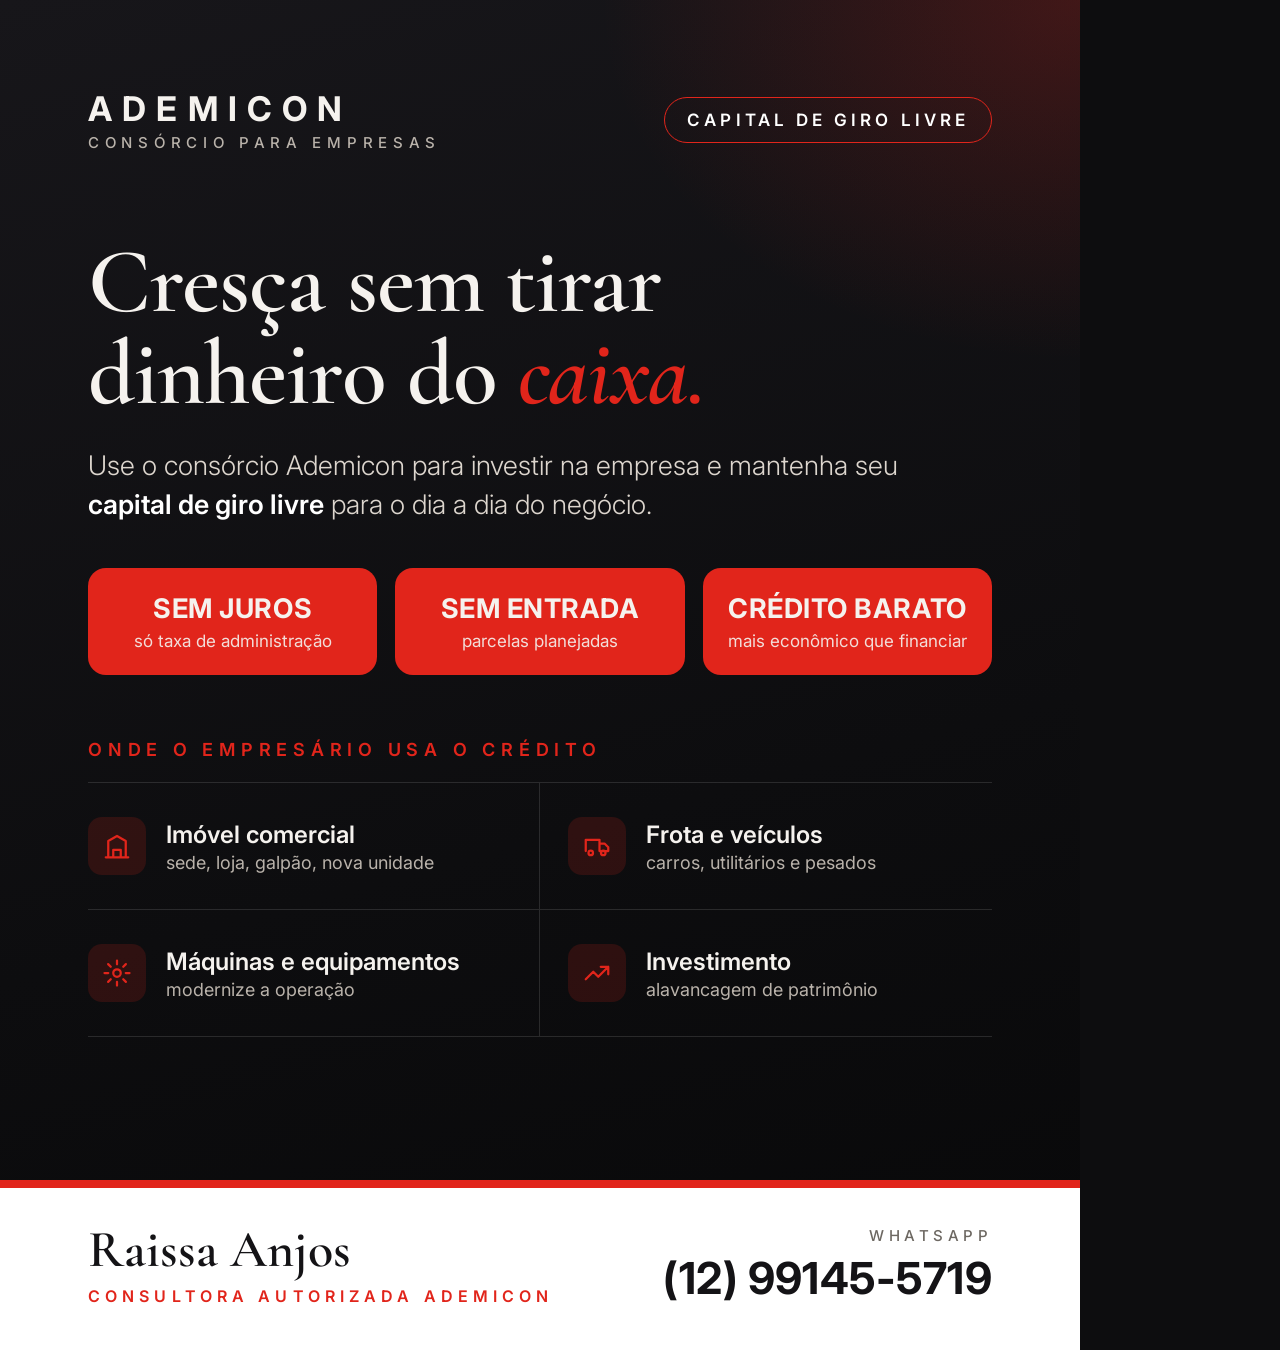
<file: ademicon-andre/arte-capital-de-giro.html>
<!doctype html>
<html lang="pt-BR">
<head>
<meta charset="utf-8">
<link href="https://fonts.googleapis.com/css2?family=Cormorant+Garamond:ital,wght@0,600;1,500;1,600&family=Inter:wght@300;400;500;600;700&display=swap" rel="stylesheet">
<style>
  :root { --red: #e1251b; --red-soft: rgba(225,37,27,.16); --ink: #f5f2ee; --muted: #b9b2aa; --line: rgba(255,255,255,.12); }
  * { margin: 0; padding: 0; box-sizing: border-box; }
  body { width: 1080px; height: 1350px; background: #0d0d0f; }
  .card {
    position: relative; width: 1080px; height: 1350px; overflow: hidden;
    background:
      radial-gradient(800px 600px at 100% 0%, rgba(225,37,27,.22), transparent 60%),
      linear-gradient(165deg, #17161a 0%, #0d0d0f 60%, #080809 100%);
    color: var(--ink); font-family: 'Inter', sans-serif; padding: 88px 88px 0;
  }
  .top { display: flex; justify-content: space-between; align-items: center; }
  .brand { font-size: 34px; font-weight: 700; letter-spacing: .3em; }
  .brand i { color: var(--red); font-style: normal; }
  .brand small { display: block; font-size: 15px; font-weight: 500; letter-spacing: .38em; color: var(--muted); margin-top: 4px; }
  .pill { border: 1px solid var(--red); color: #fff; font-size: 17px; letter-spacing: .24em; padding: 12px 22px; border-radius: 999px; font-weight: 600; }
  h1 { font-family: 'Cormorant Garamond', serif; font-weight: 600; font-size: 92px; line-height: 1; margin-top: 84px; letter-spacing: -.01em; }
  h1 em { font-style: italic; color: var(--red); }
  .lead { margin-top: 26px; font-size: 27px; line-height: 1.45; font-weight: 300; color: #ddd6ce; max-width: 860px; }
  .lead b { font-weight: 600; color: #fff; }
  .badges { display: flex; gap: 18px; margin-top: 44px; }
  .badge { flex: 1; background: var(--red); border-radius: 18px; padding: 24px 20px; text-align: center; }
  .badge strong { display: block; white-space: nowrap; font-size: 27px; font-weight: 700; letter-spacing: .02em; }
  .badge span { display: block; margin-top: 6px; font-size: 17px; font-weight: 400; opacity: .9; }
  .label { margin-top: 64px; font-size: 18px; letter-spacing: .32em; color: var(--red); font-weight: 600; }
  .grid { display: grid; grid-template-columns: 1fr 1fr; gap: 0; margin-top: 22px; border-top: 1px solid var(--line); }
  .item { display: flex; gap: 20px; align-items: center; padding: 34px 0; border-bottom: 1px solid var(--line); }
  .item:nth-child(odd) { padding-right: 24px; border-right: 1px solid var(--line); }
  .item:nth-child(even) { padding-left: 28px; }
  .ico { flex: none; width: 58px; height: 58px; border-radius: 14px; background: var(--red-soft); display: grid; place-items: center; }
  .ico svg { width: 30px; height: 30px; stroke: var(--red); fill: none; stroke-width: 1.8; stroke-linecap: round; stroke-linejoin: round; }
  .item b { display: block; font-size: 24px; font-weight: 600; }
  .item span { display: block; font-size: 18px; color: var(--muted); margin-top: 3px; }
  .foot { position: absolute; left: 0; right: 0; bottom: 0; height: 170px; background: #fff; color: #141316; display: flex; justify-content: space-between; align-items: center; padding: 0 88px; }
  .foot .name { font-family: 'Cormorant Garamond', serif; font-size: 52px; font-weight: 600; line-height: 1; }
  .foot .role { margin-top: 10px; font-size: 16px; letter-spacing: .32em; color: var(--red); font-weight: 600; }
  .foot .phone { text-align: right; }
  .foot .phone small { display: block; font-size: 15px; letter-spacing: .3em; color: #6d6862; margin-bottom: 6px; font-weight: 500; }
  .foot .phone span { font-size: 44px; font-weight: 700; letter-spacing: .01em; }
  .foot::before { content: ""; position: absolute; left: 0; top: 0; width: 100%; height: 8px; background: var(--red); }
</style>
</head>
<body>
<div class="card">
  <div class="top">
    <div class="brand">ADEMICON<small>CONSÓRCIO PARA EMPRESAS</small></div>
    <div class="pill">CAPITAL DE GIRO LIVRE</div>
  </div>

  <h1>Cresça sem tirar<br>dinheiro do <em>caixa.</em></h1>
  <p class="lead">Use o consórcio Ademicon para investir na empresa e mantenha seu <b>capital de giro livre</b> para o dia a dia do negócio.</p>

  <div class="badges">
    <div class="badge"><strong>SEM JUROS</strong><span>só taxa de administração</span></div>
    <div class="badge"><strong>SEM ENTRADA</strong><span>parcelas planejadas</span></div>
    <div class="badge"><strong>CRÉDITO BARATO</strong><span>mais econômico que financiar</span></div>
  </div>

  <div class="label">ONDE O EMPRESÁRIO USA O CRÉDITO</div>
  <div class="grid">
    <div class="item">
      <div class="ico"><svg viewBox="0 0 24 24"><path d="M3 21h18M5 21V8l7-4 7 4v13M9 21v-6h6v6"/></svg></div>
      <div><b>Imóvel comercial</b><span>sede, loja, galpão, nova unidade</span></div>
    </div>
    <div class="item">
      <div class="ico"><svg viewBox="0 0 24 24"><path d="M3 16V7h11v9M14 10h4l3 3v3h-7"/><circle cx="7" cy="17.5" r="1.8"/><circle cx="17" cy="17.5" r="1.8"/></svg></div>
      <div><b>Frota e veículos</b><span>carros, utilitários e pesados</span></div>
    </div>
    <div class="item">
      <div class="ico"><svg viewBox="0 0 24 24"><circle cx="12" cy="12" r="3"/><path d="M12 2v3M12 19v3M2 12h3M19 12h3M4.9 4.9l2.1 2.1M17 17l2.1 2.1M4.9 19.1 7 17M17 7l2.1-2.1"/></svg></div>
      <div><b>Máquinas e equipamentos</b><span>modernize a operação</span></div>
    </div>
    <div class="item">
      <div class="ico"><svg viewBox="0 0 24 24"><path d="M3 17l6-6 4 4 8-8M15 7h6v6"/></svg></div>
      <div><b>Investimento</b><span>alavancagem de patrimônio</span></div>
    </div>
  </div>

  <div class="foot">
    <div>
      <div class="name">Raissa Anjos</div>
      <div class="role">CONSULTORA AUTORIZADA ADEMICON</div>
    </div>
    <div class="phone">
      <small>WHATSAPP</small>
      <span>(12) 99145-5719</span>
    </div>
  </div>
</div>
</body>
</html>
</file>
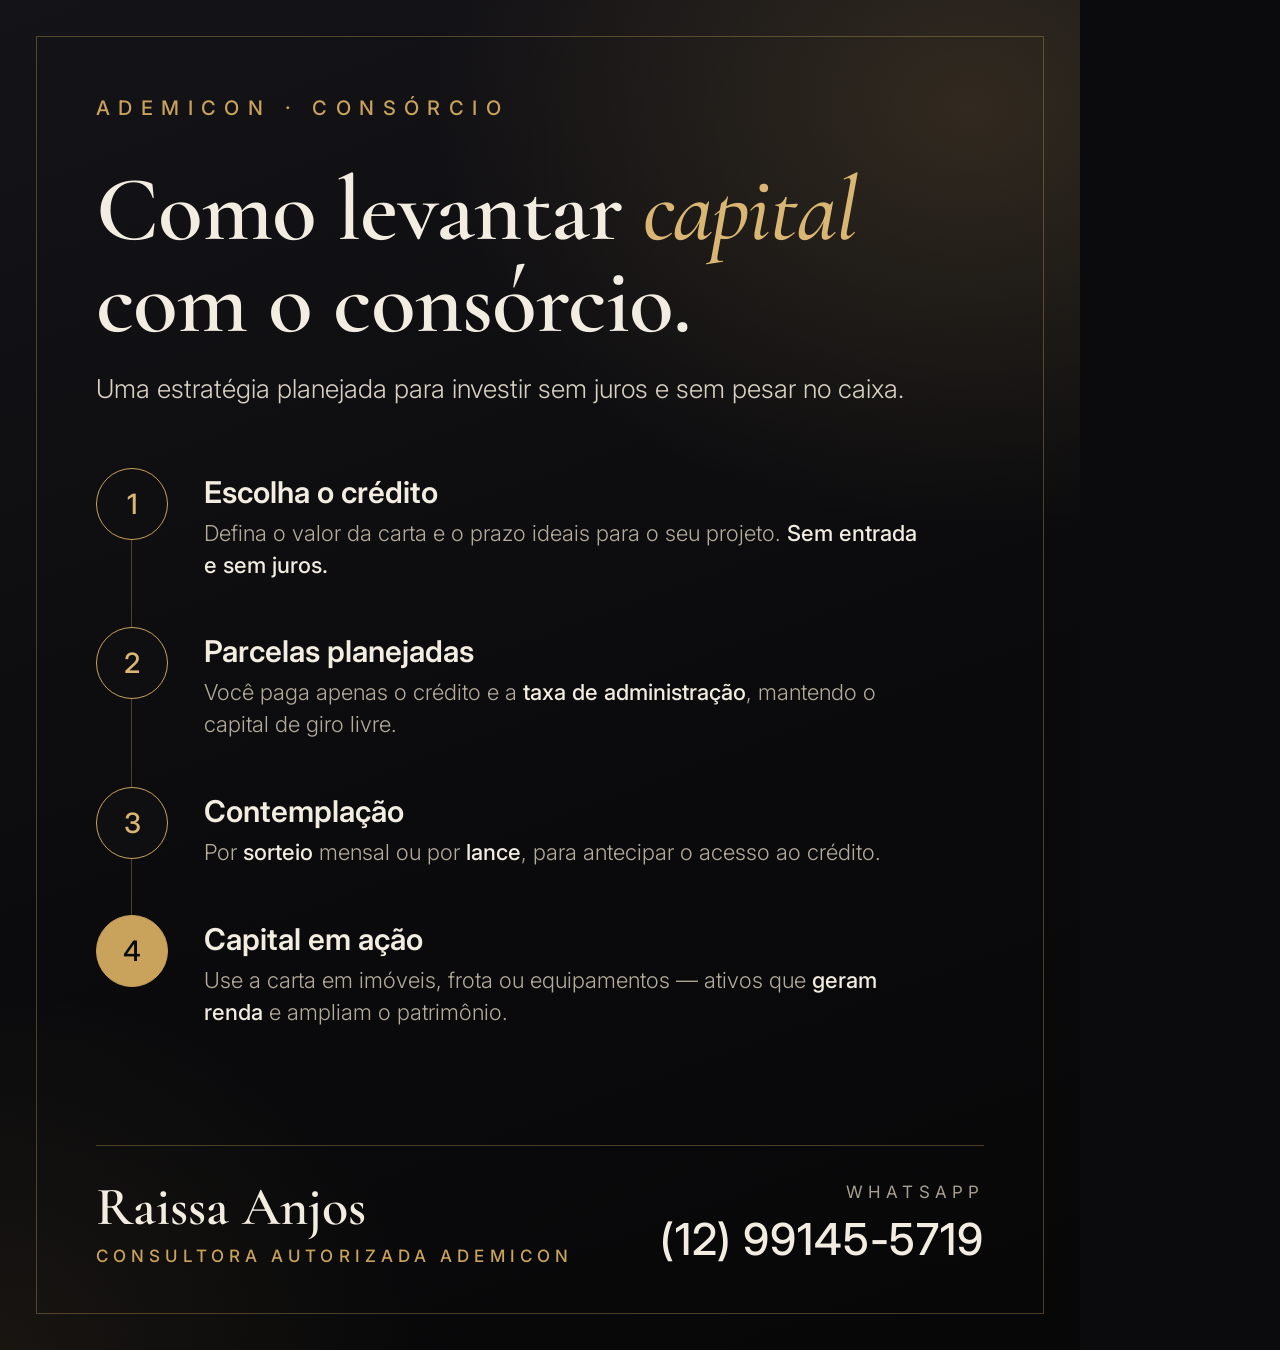
<file: ademicon-andre/arte-mecanica.html>
<!doctype html>
<html lang="pt-BR">
<head>
<meta charset="utf-8">
<link href="https://fonts.googleapis.com/css2?family=Cormorant+Garamond:ital,wght@0,500;0,600;1,500&family=Inter:wght@300;400;500;600&display=swap" rel="stylesheet">
<style>
  :root { --gold: #c9a25c; --gold-hi: #d9b674; --ink: #f3ece0; --muted: #b5ab9b; --line: rgba(201,162,92,.35); }
  * { margin: 0; padding: 0; box-sizing: border-box; }
  body { width: 1080px; height: 1350px; background: #0b0b0d; }
  .card {
    position: relative; width: 1080px; height: 1350px; overflow: hidden;
    background:
      radial-gradient(900px 700px at 90% 8%, rgba(201,162,92,.18), transparent 60%),
      radial-gradient(700px 600px at 0% 100%, rgba(201,162,92,.08), transparent 60%),
      linear-gradient(160deg, #141317 0%, #0b0b0d 55%, #070708 100%);
    color: var(--ink); font-family: 'Inter', sans-serif; padding: 96px 96px 0;
  }
  .frame { position: absolute; inset: 36px; border: 1px solid var(--line); pointer-events: none; }
  .tag { font-size: 20px; letter-spacing: .42em; color: var(--gold); font-weight: 500; }
  h1 { font-family: 'Cormorant Garamond', serif; font-weight: 600; font-size: 92px; line-height: 1; margin-top: 44px; letter-spacing: -.01em; }
  h1 em { font-style: italic; font-weight: 500; color: var(--gold-hi); }
  .sub { margin-top: 22px; font-size: 26px; line-height: 1.45; font-weight: 300; color: #d8d0c2; }
  .steps { position: relative; margin-top: 60px; }
  .step:not(:last-child)::after { content: ""; position: absolute; left: 35px; top: 72px; bottom: 0; width: 1px; background: var(--line); }
  .step { position: relative; display: flex; gap: 36px; align-items: flex-start; padding: 0 0 46px; }
  .num { flex: none; width: 72px; height: 72px; border-radius: 50%; border: 1px solid var(--gold); background: #0f0e11; display: grid; place-items: center; font-size: 28px; color: var(--gold-hi); font-weight: 500; }
  .step:last-child .num { background: var(--gold); color: #0b0b0d; }
  .step h3 { font-size: 30px; font-weight: 600; margin-top: 6px; }
  .step p { margin-top: 8px; font-size: 22px; line-height: 1.45; color: var(--muted); font-weight: 300; max-width: 720px; }
  .step p b { color: var(--ink); font-weight: 500; }
  .foot { position: absolute; left: 96px; right: 96px; bottom: 84px; display: flex; justify-content: space-between; align-items: flex-end; border-top: 1px solid var(--line); padding-top: 34px; }
  .name { font-family: 'Cormorant Garamond', serif; font-size: 54px; font-weight: 600; line-height: 1; }
  .role { margin-top: 12px; font-size: 17px; letter-spacing: .3em; color: var(--gold); font-weight: 500; }
  .phone { text-align: right; }
  .phone small { display: block; font-size: 17px; letter-spacing: .3em; color: #a99f8f; margin-bottom: 10px; }
  .phone span { font-size: 44px; font-weight: 500; letter-spacing: .02em; }
</style>
</head>
<body>
<div class="card">
  <div class="frame"></div>
  <div class="tag">ADEMICON · CONSÓRCIO</div>
  <h1>Como levantar <em>capital</em><br>com o consórcio.</h1>
  <p class="sub">Uma estratégia planejada para investir sem juros e sem pesar no caixa.</p>

  <div class="steps">
    <div class="step"><div class="num">1</div><div>
      <h3>Escolha o crédito</h3>
      <p>Defina o valor da carta e o prazo ideais para o seu projeto. <b>Sem entrada e sem juros.</b></p>
    </div></div>
    <div class="step"><div class="num">2</div><div>
      <h3>Parcelas planejadas</h3>
      <p>Você paga apenas o crédito e a <b>taxa de administração</b>, mantendo o capital de giro livre.</p>
    </div></div>
    <div class="step"><div class="num">3</div><div>
      <h3>Contemplação</h3>
      <p>Por <b>sorteio</b> mensal ou por <b>lance</b>, para antecipar o acesso ao crédito.</p>
    </div></div>
    <div class="step"><div class="num">4</div><div>
      <h3>Capital em ação</h3>
      <p>Use a carta em imóveis, frota ou equipamentos — ativos que <b>geram renda</b> e ampliam o patrimônio.</p>
    </div></div>
  </div>

  <div class="foot">
    <div>
      <div class="name">Raissa Anjos</div>
      <div class="role">CONSULTORA AUTORIZADA ADEMICON</div>
    </div>
    <div class="phone">
      <small>WHATSAPP</small>
      <span>(12) 99145-5719</span>
    </div>
  </div>
</div>
</body>
</html>
</file>
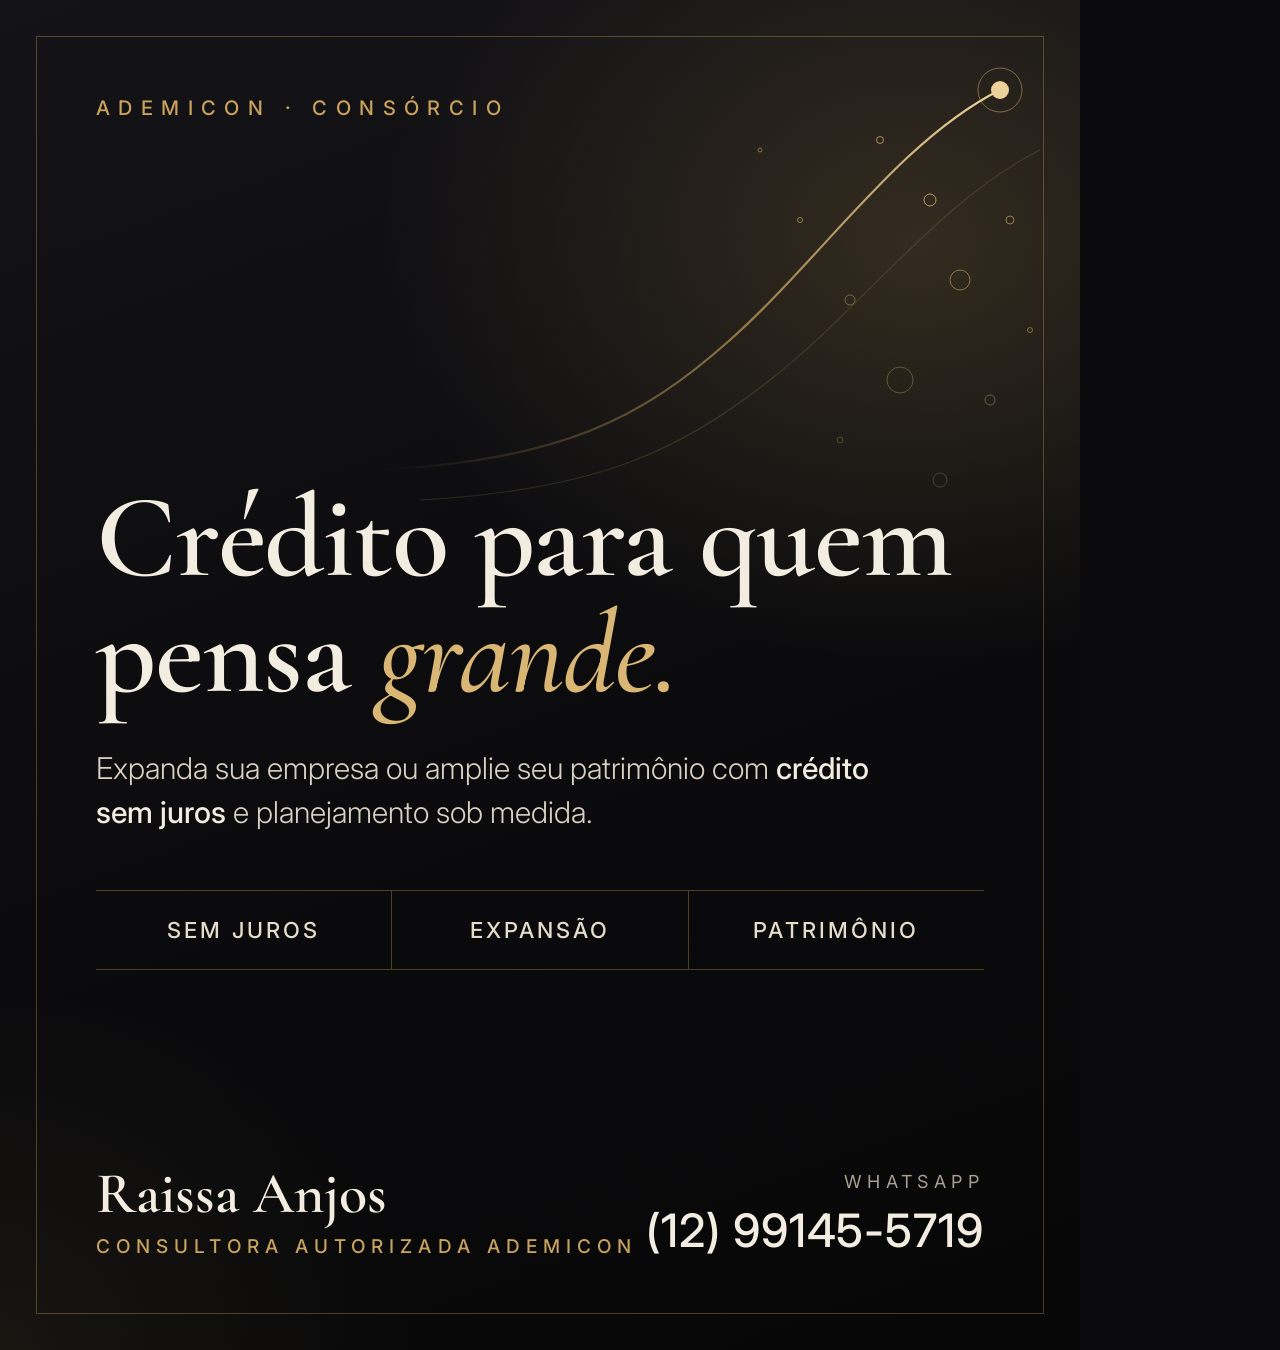
<file: ademicon-andre/arte.html>
<!doctype html>
<html lang="pt-BR">
<head>
<meta charset="utf-8">
<link href="https://fonts.googleapis.com/css2?family=Cormorant+Garamond:ital,wght@0,500;0,600;1,500&family=Inter:wght@300;400;500;600&display=swap" rel="stylesheet">
<style>
  * { margin: 0; padding: 0; box-sizing: border-box; }
  body { width: 1080px; height: 1350px; background: #0b0b0d; }
  .card {
    position: relative; width: 1080px; height: 1350px; overflow: hidden;
    background:
      radial-gradient(900px 700px at 85% 18%, rgba(201,162,92,.20), transparent 60%),
      radial-gradient(700px 600px at 0% 100%, rgba(201,162,92,.08), transparent 60%),
      linear-gradient(160deg, #141317 0%, #0b0b0d 55%, #070708 100%);
    color: #f3ece0; font-family: 'Inter', sans-serif;
    padding: 96px 96px 88px;
  }
  .frame { position: absolute; inset: 36px; border: 1px solid rgba(201,162,92,.35); pointer-events: none; }
  .art { position: absolute; right: 0; top: 0; width: 1080px; height: 760px; }
  .tag { font-size: 20px; letter-spacing: .42em; color: #c9a25c; font-weight: 500; }
  h1 {
    font-family: 'Cormorant Garamond', serif; font-weight: 600;
    font-size: 118px; line-height: .98; letter-spacing: -.01em;
    margin-top: 360px; position: relative;
  }
  h1 em { font-style: italic; font-weight: 500; color: #d9b674; }
  .sub { margin-top: 36px; font-size: 30px; line-height: 1.45; font-weight: 300; color: #d8d0c2; max-width: 820px; }
  .sub b { font-weight: 500; color: #f3ece0; }
  .pillars { display: flex; margin-top: 56px; border-top: 1px solid rgba(201,162,92,.35); border-bottom: 1px solid rgba(201,162,92,.35); }
  .pillars div { flex: 1; padding: 26px 0; text-align: center; font-size: 22px; letter-spacing: .14em; text-transform: uppercase; color: #e6dccb; font-weight: 500; }
  .pillars div + div { border-left: 1px solid rgba(201,162,92,.35); }
  .foot { position: absolute; left: 96px; right: 96px; bottom: 92px; display: flex; justify-content: space-between; align-items: flex-end; }
  .name { font-family: 'Cormorant Garamond', serif; font-size: 58px; font-weight: 600; line-height: 1; }
  .role { margin-top: 12px; font-size: 19px; letter-spacing: .32em; color: #c9a25c; font-weight: 500; }
  .phone { text-align: right; }
  .phone small { display: block; font-size: 18px; letter-spacing: .3em; color: #a99f8f; margin-bottom: 10px; }
  .phone span { font-size: 46px; font-weight: 500; letter-spacing: .02em; }
</style>
</head>
<body>
<div class="card">
  <div class="frame"></div>
  <svg class="art" viewBox="0 0 1080 760" fill="none">
    <defs>
      <linearGradient id="g" x1="0" y1="1" x2="1" y2="0">
        <stop offset="0" stop-color="#c9a25c" stop-opacity="0"/>
        <stop offset=".5" stop-color="#c9a25c" stop-opacity=".7"/>
        <stop offset="1" stop-color="#ecd29a"/>
      </linearGradient>
    </defs>
    <!-- trajetória ascendente -->
    <path d="M380 470 C 560 460, 640 420, 730 340 S 900 140, 1000 90" stroke="url(#g)" stroke-width="2.2"/>
    <path d="M420 500 C 600 490, 680 450, 770 380 S 940 200, 1040 150" stroke="#c9a25c" stroke-opacity=".18" stroke-width="1.2"/>
    <!-- borbulhas de champanhe subindo -->
    <g stroke="#d9b674">
      <circle cx="1000" cy="90" r="9" fill="#ecd29a" stroke="none"/>
      <circle cx="1000" cy="90" r="22" stroke-opacity=".5"/>
      <circle cx="930" cy="200" r="6" stroke-opacity=".8"/>
      <circle cx="880" cy="140" r="3.5" stroke-opacity=".7"/>
      <circle cx="960" cy="280" r="10" stroke-opacity=".55"/>
      <circle cx="1010" cy="220" r="4" stroke-opacity=".6"/>
      <circle cx="850" cy="300" r="5" stroke-opacity=".45"/>
      <circle cx="900" cy="380" r="13" stroke-opacity=".35"/>
      <circle cx="990" cy="400" r="5" stroke-opacity=".4"/>
      <circle cx="800" cy="220" r="2.5" stroke-opacity=".6"/>
      <circle cx="1030" cy="330" r="2.5" stroke-opacity=".5"/>
      <circle cx="940" cy="480" r="7" stroke-opacity=".25"/>
      <circle cx="840" cy="440" r="3" stroke-opacity=".3"/>
      <circle cx="760" cy="150" r="2" stroke-opacity=".5"/>
    </g>
  </svg>

  <div class="tag">ADEMICON · CONSÓRCIO</div>

  <h1>Crédito para quem<br>pensa <em>grande.</em></h1>

  <p class="sub">Expanda sua empresa ou amplie seu patrimônio com <b>crédito sem juros</b> e planejamento sob medida.</p>

  <div class="pillars">
    <div>Sem juros</div>
    <div>Expansão</div>
    <div>Patrimônio</div>
  </div>

  <div class="foot">
    <div>
      <div class="name">Raissa Anjos</div>
      <div class="role">CONSULTORA AUTORIZADA ADEMICON</div>
    </div>
    <div class="phone">
      <small>WHATSAPP</small>
      <span>(12) 99145-5719</span>
    </div>
  </div>
</div>
</body>
</html>
</file>
